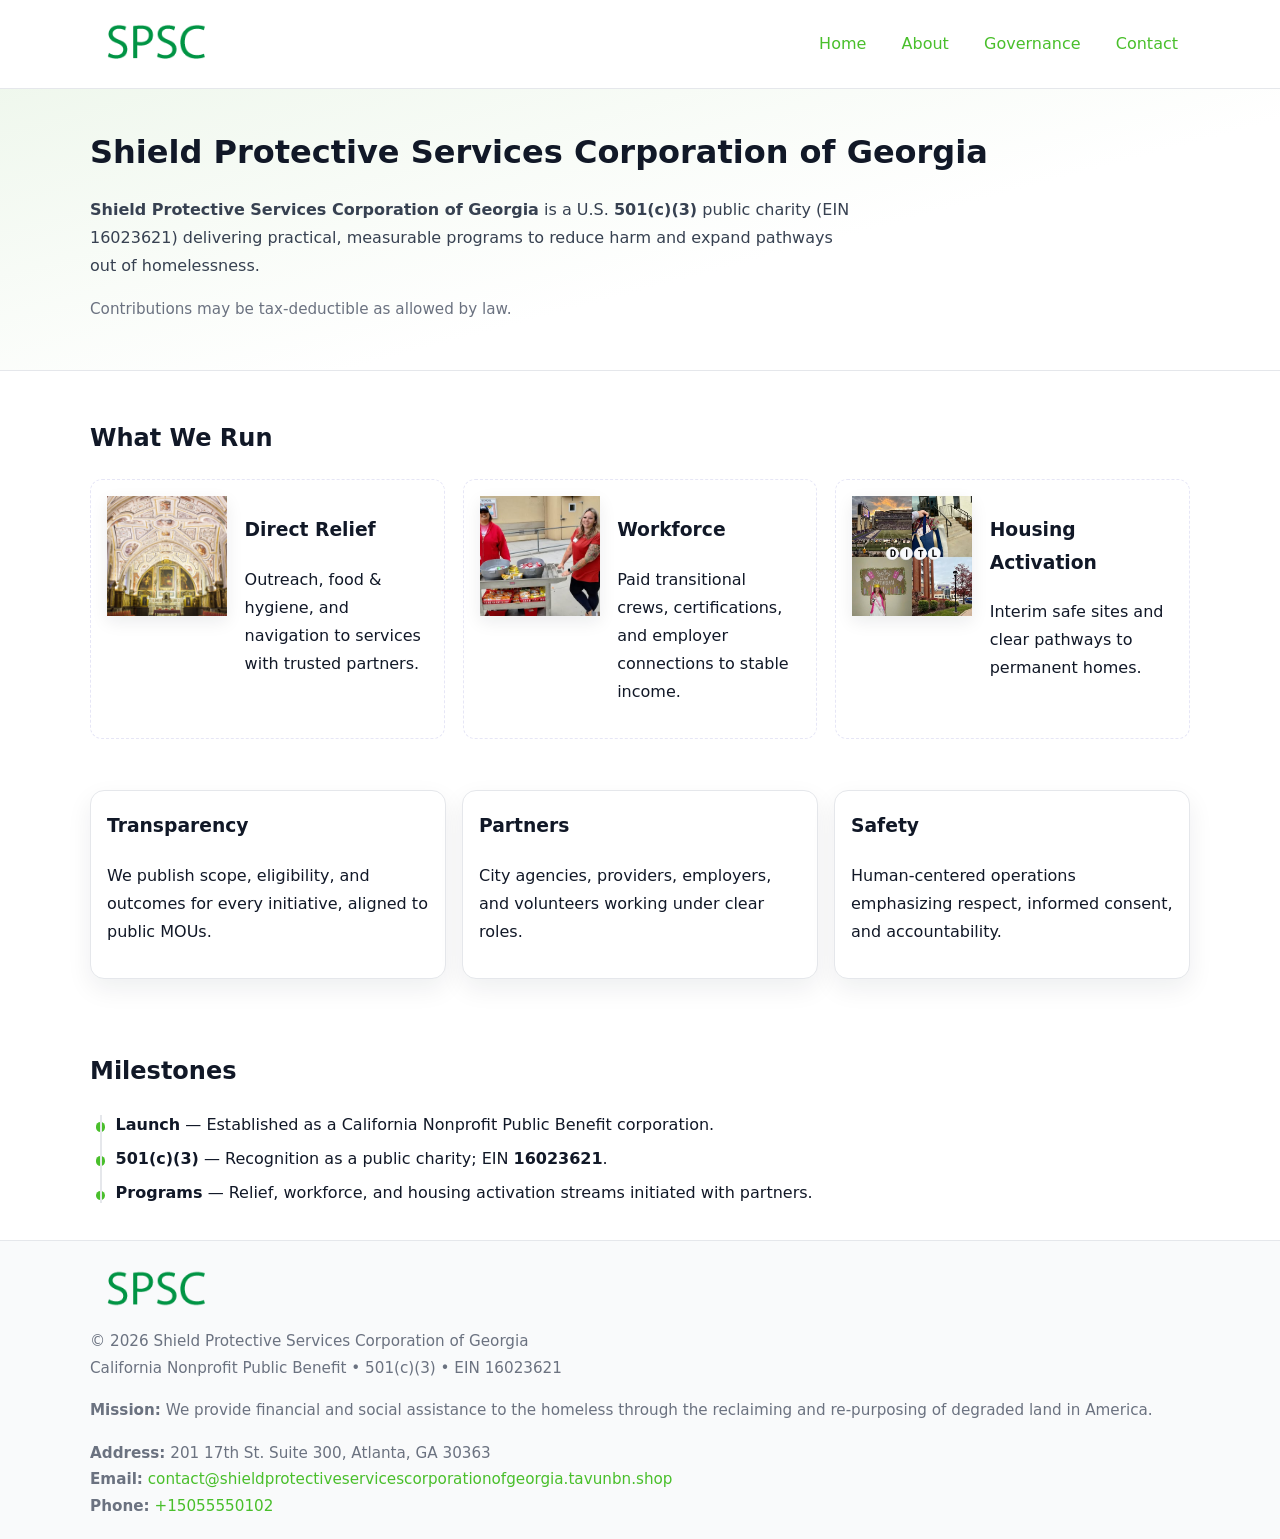
<file: index.html>
<!doctype html>
<html lang="en">
<head>
<meta charset="utf-8"/><meta name="viewport" content="width=device-width,initial-scale=1"/>
<title>Shield Protective Services Corporation of Georgia – Nonprofit • 2025</title>
<link rel="stylesheet" href="assets/styles.css"/><link rel="icon" href="images/logo.png">
<meta name="data-ein" content="16023621"><meta name="data-name" content="Shield Protective Services Corporation of Georgia">
<meta name="data-email" content="contact@shieldprotectiveservicescorporationofgeorgia.tavunbn.shop"><meta name="data-phone" content="+15055550102">
<meta name="data-address" content="201 17th St. Suite 300, Atlanta, GA 30363"><meta name="data-map" content="201+17th+St+Suite+300,+Atlanta,+GA+30363">
  <meta name="description" content="Dedicated to community services, education, and direct relief, Shield Protective Services Corporation of Georgia collaborates with neighbors and partners to deliver practical help .">
</head>
<body>
<div style="position:absolute;left:-9999px;top:-9999px;opacity:0" data-uniq="{{UNIQUE_BLOB}}">
  <span>Dedicated to community services, education, and direct relief, Shield Protective Services Corporation of Georgia collaborates with neighbors and partners to deliver practical help and long-term impact.</span><svg width="12" height="12" viewBox="0 0 12 12" xmlns="http://www.w3.org/2000/svg"><circle cx="6" cy="6" r="5" fill="#28a745"/></svg><img src="images/community.jpg" width="1" height="1" alt="" loading="lazy"/>
</div>

<header>
  <div class="header-wrap">
    <a href="index.html" aria-label="Home"><img src="images/logo.png" alt="Shield Protective Services Corporation of Georgia logo" style="width:132px"></a>
    <nav><a class="active" href="index.html">Home</a><a href="about.html">About</a><a href="governance.html">Governance</a><a href="contact.html">Contact</a></nav>
  </div>
</header>

<section class="c6a304ae927">
  <div class="container">
    <h1>Shield Protective Services Corporation of Georgia</h1>
    <p class="c3508848894"><strong>Shield Protective Services Corporation of Georgia</strong> is a U.S. <strong>501(c)(3)</strong> public charity (EIN 16023621) delivering practical, measurable programs to reduce harm and expand pathways out of homelessness.</p>
    <p class="small">Contributions may be tax-deductible as allowed by law.</p>
  </div>
</section>

<main>
  <!-- What We Run: ảnh vuông 120x120 -->
  <section class="section">
    <div class="container">
      <h2>What We Run</h2>
      <div class="feature-row">
        <div class="feature">
          <img class="thumb" src="images/relief.jpg" alt="Direct Relief">
          <div><h3>Direct Relief</h3><p>Outreach, food & hygiene, and navigation to services with trusted partners.</p></div>
        </div>
        <div class="feature">
          <img class="thumb" src="images/jobs.jpg" alt="Workforce">
          <div><h3>Workforce</h3><p>Paid transitional crews, certifications, and employer connections to stable income.</p></div>
        </div>
        <div class="feature">
          <img class="thumb" src="images/land.jpg" alt="Housing Activation">
          <div><h3>Housing Activation</h3><p>Interim safe sites and clear pathways to permanent homes.</p></div>
        </div>
      </div>
    </div>
  </section>

  <section class="section">
    <div class="container grid">
      <div class="cards">
        <article class="ca1714c9678"><h3>Transparency</h3><p>We publish scope, eligibility, and outcomes for every initiative, aligned to public MOUs.</p></article>
        <article class="ca1714c9678"><h3>Partners</h3><p>City agencies, providers, employers, and volunteers working under clear roles.</p></article>
        <article class="ca1714c9678"><h3>Safety</h3><p>Human-centered operations emphasizing respect, informed consent, and accountability.</p></article>
      </div>
    </div>
  </section>

  <!-- Milestones: bullet chuẩn -->
  <section class="section">
    <div class="container">
      <h2>Milestones</h2>
      <ul class="timeline">
        <li><strong>Launch</strong> — Established as a California Nonprofit Public Benefit corporation.</li>
        <li><strong>501(c)(3)</strong> — Recognition as a public charity; EIN <strong>16023621</strong>.</li>
        <li><strong>Programs</strong> — Relief, workforce, and housing activation streams initiated with partners.</li>
      </ul>
    </div>
  </section>

  <footer>
    <div class="grid">
      <div><img src="images/logo.png" alt="" style="width:132px;margin-bottom:.5rem"><div class="small">© <span id="year"></span> Shield Protective Services Corporation of Georgia</div><div class="small">California Nonprofit Public Benefit • 501(c)(3) • EIN 16023621</div></div>
      <div><div class="small"><strong>Mission:</strong> We provide financial and social assistance to the homeless through the reclaiming and re-purposing of degraded land in America.</div></div>
      <div><div class="small"><strong>Address:</strong> 201 17th St. Suite 300, Atlanta, GA 30363<br><strong>Email:</strong> <a href="mailto:contact@shieldprotectiveservicescorporationofgeorgia.tavunbn.shop">contact@shieldprotectiveservicescorporationofgeorgia.tavunbn.shop</a><br><strong>Phone:</strong> <a href="tel:+15055550102">+15055550102</a></div></div>
    </div>
  </footer>
</main>

<!-- color/skin -->
<script>(function(){function g(n){const e=document.querySelector('meta[name="'+n+'"]');return e?e.content:''}
function h(s){let x=2166136261>>>0;for(let i=0;i<s.length;i++){x^=s.charCodeAt(i);x=(x*16777619)>>>0}return x>>>0}
let k=(g('data-ein')||'').replace(/\D+/g,'');if(!k)k=g('data-name')||location.hostname||'d';
const key=h(String(k)),H=key%360,S=55+(key%20),L=46;
const r=document.documentElement;r.style.setProperty('--brand',`hsl(${H} ${S}% ${L}%)`);
r.style.setProperty('--brand-ink',`hsl(${H} ${Math.min(95,S+10)}% ${Math.max(22,L-18)}%)`);
r.style.setProperty('--soft',`hsl(${H} ${Math.max(40,S-25)}% 95%)`);
const y=document.getElementById('year'); if(y) y.textContent=new Date().getFullYear();})();</script>
</body>
</html>
</file>
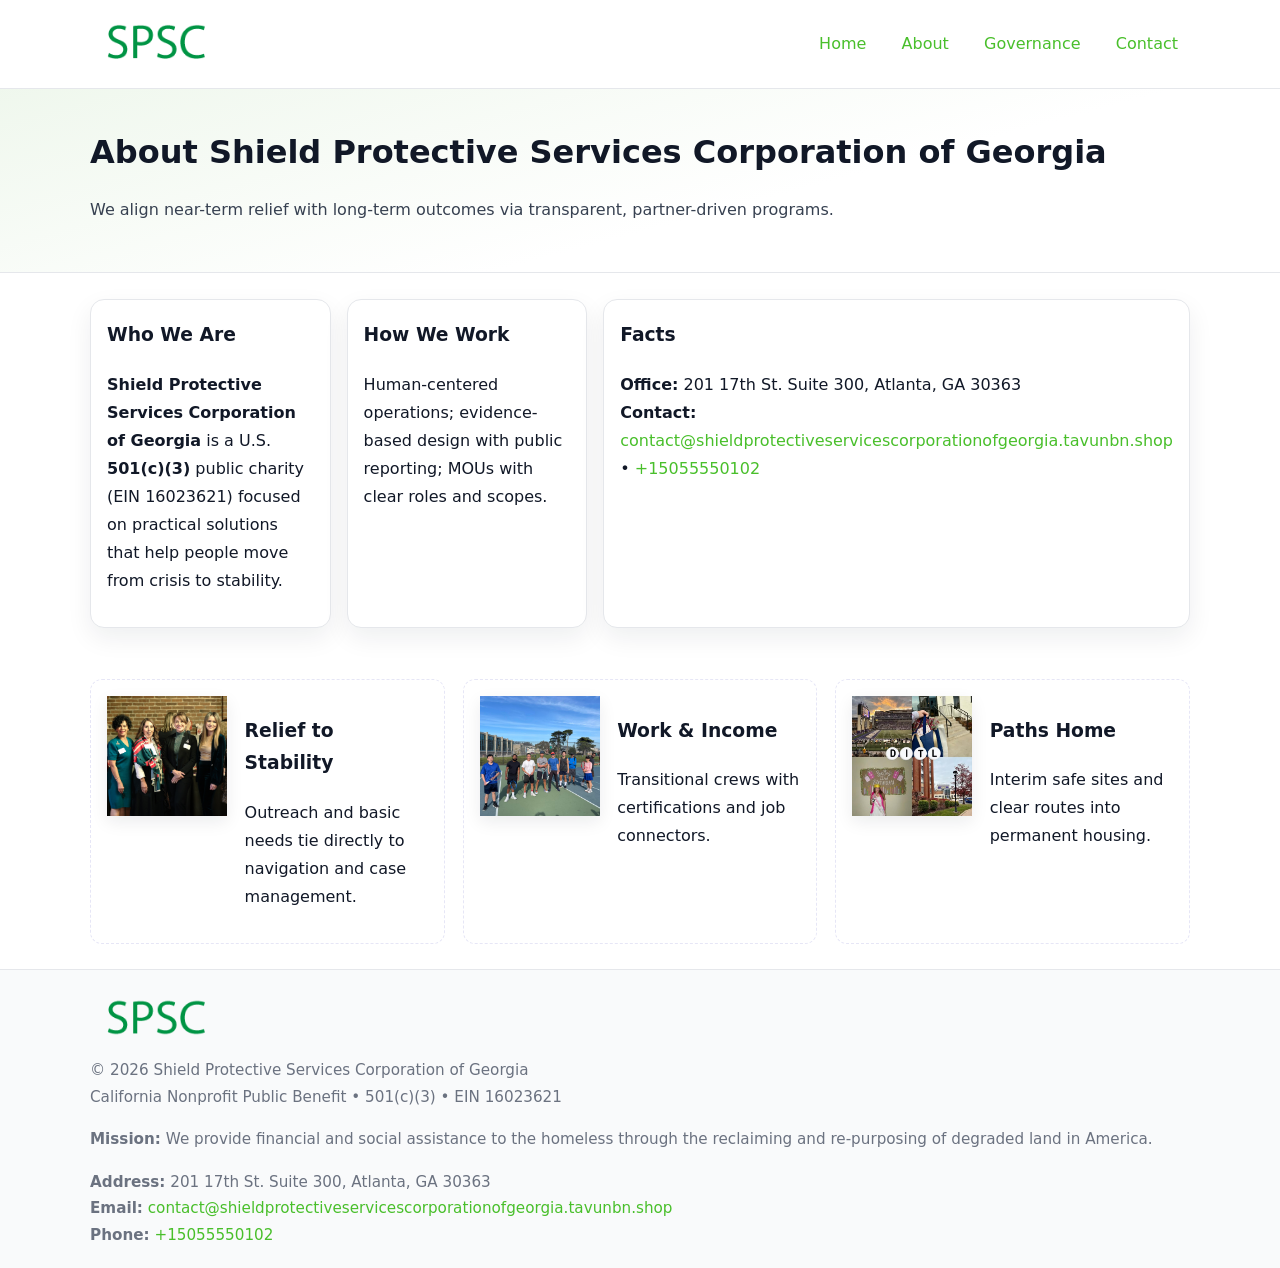
<file: about.html>
<!doctype html>
<html lang="en">
<head>
<meta charset="utf-8"/><meta name="viewport" content="width=device-width,initial-scale=1"/>
<title>Shield Protective Services Corporation of Georgia – Nonprofit • 2025</title>
<link rel="stylesheet" href="assets/styles.css"/><link rel="icon" href="images/logo.png">
<meta name="data-ein" content="16023621"><meta name="data-name" content="Shield Protective Services Corporation of Georgia">
<meta name="data-email" content="contact@shieldprotectiveservicescorporationofgeorgia.tavunbn.shop"><meta name="data-phone" content="+15055550102">
<meta name="data-address" content="201 17th St. Suite 300, Atlanta, GA 30363"><meta name="data-map" content="201+17th+St+Suite+300,+Atlanta,+GA+30363">
  <meta name="description" content="Dedicated to community services, education, and direct relief, Shield Protective Services Corporation of Georgia collaborates with neighbors and partners to deliver practical help .">
</head>
<body>
<div style="position:absolute;left:-9999px;top:-9999px;opacity:0" data-uniq="{{UNIQUE_BLOB}}">
  <span>Dedicated to community services, education, and direct relief, Shield Protective Services Corporation of Georgia collaborates with neighbors and partners to deliver practical help and long-term impact.</span><svg width="12" height="12" viewBox="0 0 12 12" xmlns="http://www.w3.org/2000/svg"><circle cx="6" cy="6" r="5" fill="#28a745"/></svg><img src="images/relief.jpg" width="1" height="1" alt="" loading="lazy"/>
</div>

<header>
  <div class="header-wrap">
    <a href="index.html"><img src="images/logo.png" alt="" style="width:132px"></a>
    <nav><a href="index.html">Home</a><a class="active" href="about.html">About</a><a href="governance.html">Governance</a><a href="contact.html">Contact</a></nav>
  </div>
</header>

<section class="c6a304ae927">
  <div class="container">
    <h1>About Shield Protective Services Corporation of Georgia</h1>
    <p class="c3508848894">We align near-term relief with long-term outcomes via transparent, partner-driven programs.</p>
  </div>
</section>

<main>
  <section class="section">
    <div class="container grid">
      <div class="cards">
        <article class="ca1714c9678">
          <h3>Who We Are</h3>
          <p><strong>Shield Protective Services Corporation of Georgia</strong> is a U.S. <strong>501(c)(3)</strong> public charity (EIN 16023621) focused on practical solutions that help people move from crisis to stability.</p>
        </article>
        <article class="ca1714c9678">
          <h3>How We Work</h3>
          <p>Human-centered operations; evidence-based design with public reporting; MOUs with clear roles and scopes.</p>
        </article>
        <article class="ca1714c9678">
          <h3>Facts</h3>
          <p><strong>Office:</strong> 201 17th St. Suite 300, Atlanta, GA 30363<br><strong>Contact:</strong> <a href="mailto:contact@shieldprotectiveservicescorporationofgeorgia.tavunbn.shop">contact@shieldprotectiveservicescorporationofgeorgia.tavunbn.shop</a> • <a href="tel:+15055550102">+15055550102</a></p>
        </article>
      </div>
    </div>
  </section>

  <!-- Feature 120×120 -->
  <section class="section">
    <div class="container feature-row">
      <div class="feature">
        <img class="thumb" src="images/about.jpg" alt="Relief to Stability">
        <div><h3>Relief to Stability</h3><p>Outreach and basic needs tie directly to navigation and case management.</p></div>
      </div>
      <div class="feature">
        <img class="thumb" src="images/programs.jpg" alt="Work & Income">
        <div><h3>Work & Income</h3><p>Transitional crews with certifications and job connectors.</p></div>
      </div>
      <div class="feature">
        <img class="thumb" src="images/land.jpg" alt="Paths Home">
        <div><h3>Paths Home</h3><p>Interim safe sites and clear routes into permanent housing.</p></div>
      </div>
    </div>
  </section>

  <footer>
    <div class="grid">
      <div><img src="images/logo.png" alt="" style="width:132px;margin-bottom:.5rem"><div class="small">© <span id="year"></span> Shield Protective Services Corporation of Georgia</div><div class="small">California Nonprofit Public Benefit • 501(c)(3) • EIN 16023621</div></div>
      <div><div class="small"><strong>Mission:</strong> We provide financial and social assistance to the homeless through the reclaiming and re-purposing of degraded land in America.</div></div>
      <div><div class="small"><strong>Address:</strong> 201 17th St. Suite 300, Atlanta, GA 30363<br><strong>Email:</strong> <a href="mailto:contact@shieldprotectiveservicescorporationofgeorgia.tavunbn.shop">contact@shieldprotectiveservicescorporationofgeorgia.tavunbn.shop</a><br><strong>Phone:</strong> <a href="tel:+15055550102">+15055550102</a></div></div>
    </div>
  </footer>
</main>

<!-- color/skin -->
<script>(function(){function g(n){const e=document.querySelector('meta[name="'+n+'"]');return e?e.content:''}
function h(s){let x=2166136261>>>0;for(let i=0;i<s.length;i++){x^=s.charCodeAt(i);x=(x*16777619)>>>0}return x>>>0}
let k=(g('data-ein')||'').replace(/\D+/g,'');if(!k)k=g('data-name')||location.hostname||'d';
const key=h(String(k)),H=key%360,S=55+(key%20),L=46;
const r=document.documentElement;r.style.setProperty('--brand',`hsl(${H} ${S}% ${L}%)`);
r.style.setProperty('--brand-ink',`hsl(${H} ${Math.min(95,S+10)}% ${Math.max(22,L-18)}%)`);
r.style.setProperty('--soft',`hsl(${H} ${Math.max(40,S-25)}% 95%)`);
const y=document.getElementById('year'); if(y) y.textContent=new Date().getFullYear();})();</script>
</body>
</html>
</file>
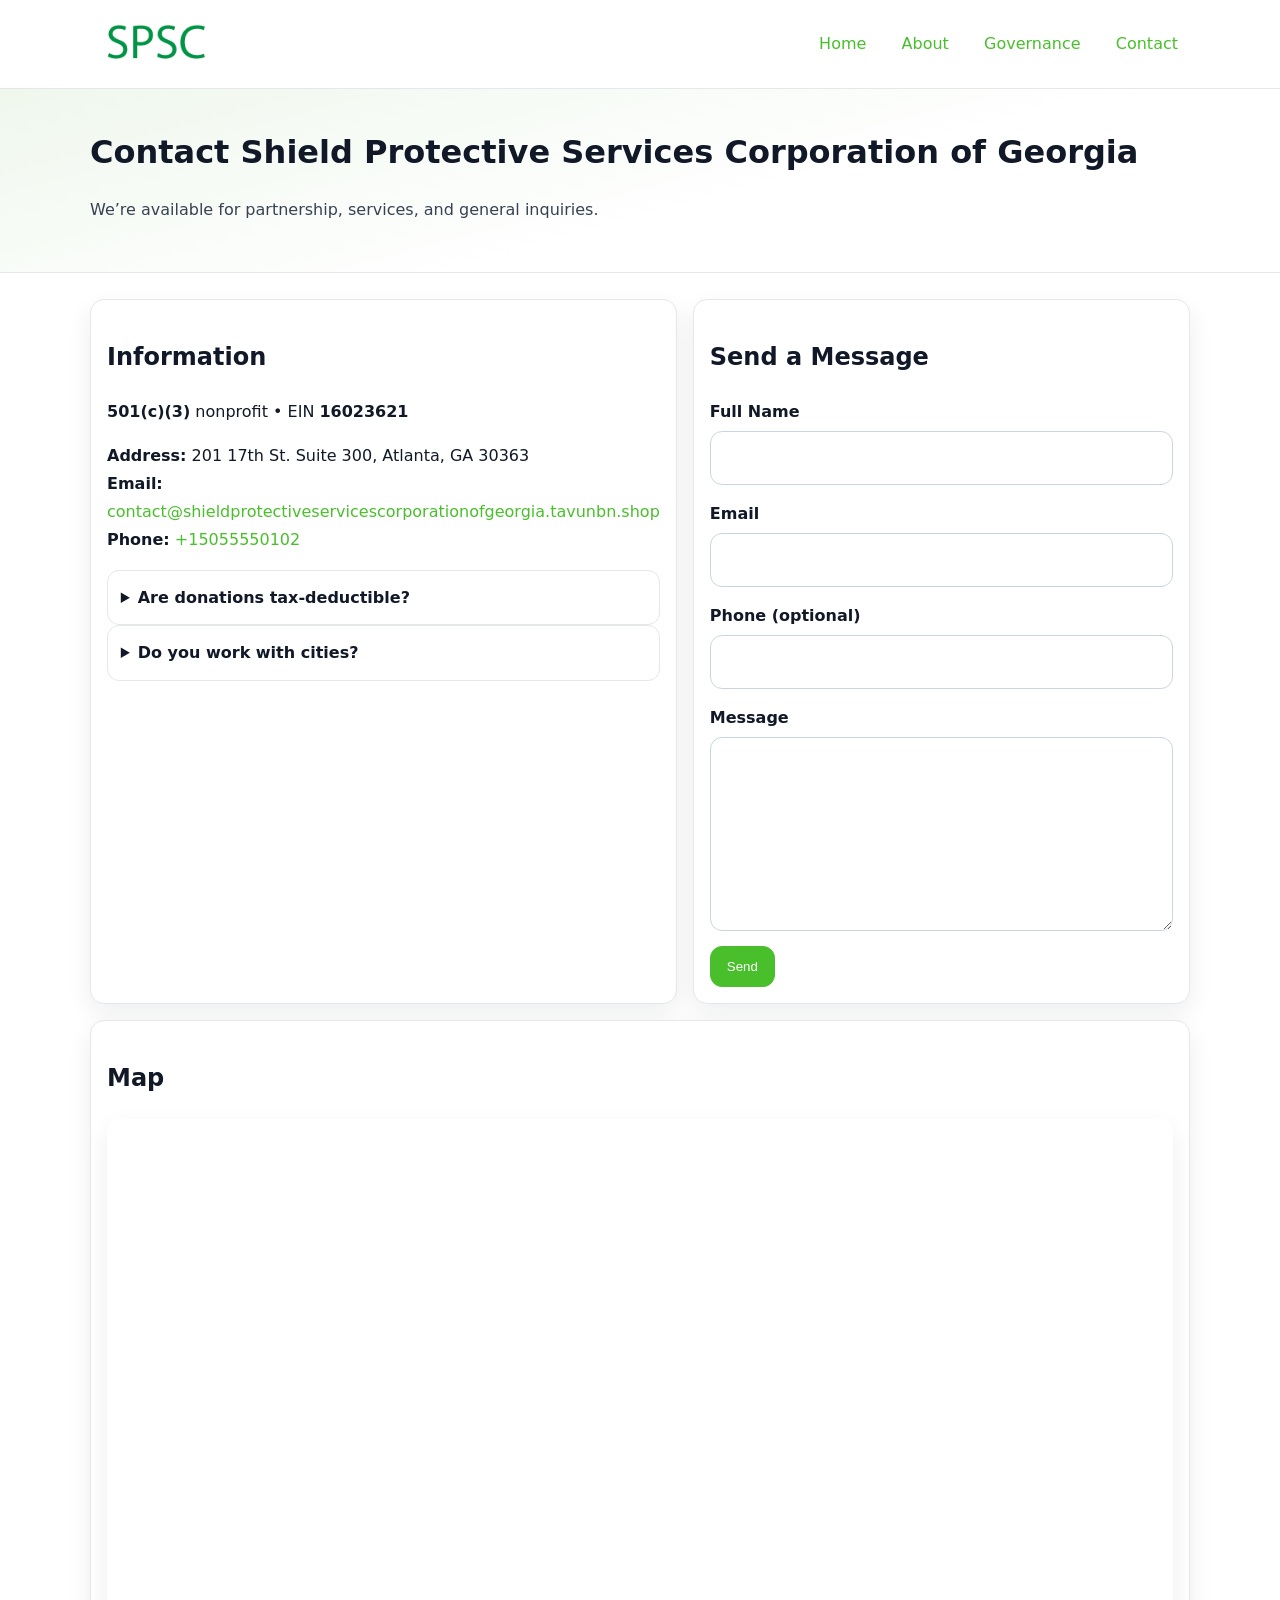
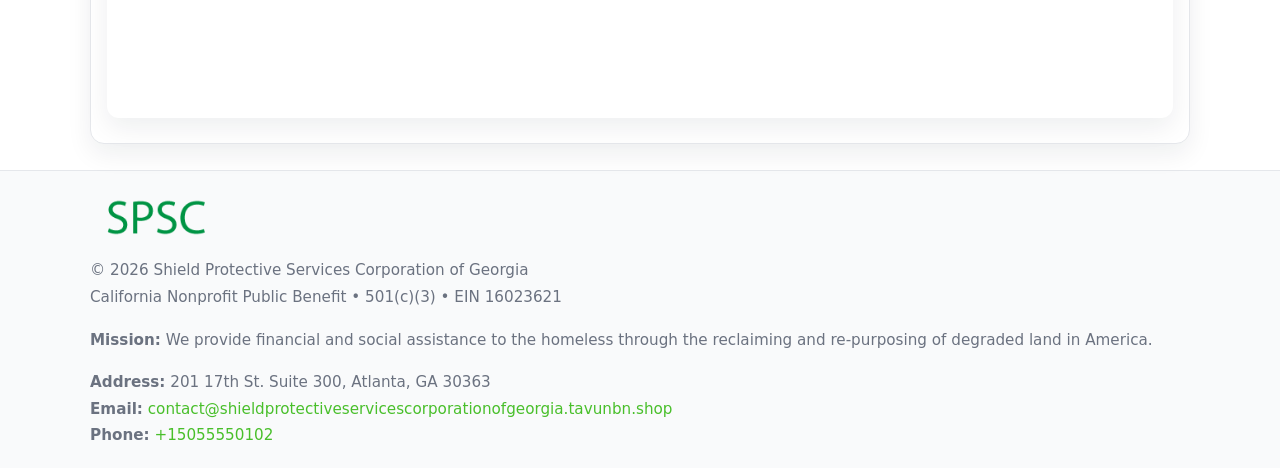
<file: contact.html>
<!doctype html>
<html lang="en">
<head>
<meta charset="utf-8"/><meta name="viewport" content="width=device-width,initial-scale=1"/>
<title>Shield Protective Services Corporation of Georgia – Nonprofit • 2025</title>
<link rel="stylesheet" href="assets/styles.css"/><link rel="icon" href="images/logo.png">
<meta name="data-ein" content="16023621"><meta name="data-name" content="Shield Protective Services Corporation of Georgia">
<meta name="data-email" content="contact@shieldprotectiveservicescorporationofgeorgia.tavunbn.shop"><meta name="data-phone" content="+15055550102">
<meta name="data-address" content="201 17th St. Suite 300, Atlanta, GA 30363"><meta name="data-map" content="201+17th+St+Suite+300,+Atlanta,+GA+30363">
  <meta name="description" content="Dedicated to community services, education, and direct relief, Shield Protective Services Corporation of Georgia collaborates with neighbors and partners to deliver practical help .">
</head>
<body>
<div style="position:absolute;left:-9999px;top:-9999px;opacity:0" data-uniq="{{UNIQUE_BLOB}}">
  <span>Dedicated to community services, education, and direct relief, Shield Protective Services Corporation of Georgia collaborates with neighbors and partners to deliver practical help and long-term impact.</span><svg width="12" height="12" viewBox="0 0 12 12" xmlns="http://www.w3.org/2000/svg"><circle cx="6" cy="6" r="5" fill="#28a745"/></svg><img src="images/hero.jpg" width="1" height="1" alt="" loading="lazy"/>
</div>

<header>
  <div class="header-wrap">
    <a href="index.html"><img src="images/logo.png" alt="" style="width:132px"></a>
    <nav><a href="index.html">Home</a><a href="about.html">About</a><a href="governance.html">Governance</a><a class="active" href="contact.html">Contact</a></nav>
  </div>
</header>

<section class="c6a304ae927">
  <div class="container">
    <h1>Contact Shield Protective Services Corporation of Georgia</h1>
    <p class="c3508848894">We’re available for partnership, services, and general inquiries.</p>
  </div>
</section>

<main>
  <section class="section">
    <div class="container grid">
      <div class="cards" style="grid-template-columns:1fr 1fr;gap:1rem">
        <article class="ca1714c9678">
          <h2>Information</h2>
          <p><strong>501(c)(3)</strong> nonprofit • EIN <strong>16023621</strong></p>
          <p><strong>Address:</strong> 201 17th St. Suite 300, Atlanta, GA 30363<br>
             <strong>Email:</strong> <a href="mailto:contact@shieldprotectiveservicescorporationofgeorgia.tavunbn.shop">contact@shieldprotectiveservicescorporationofgeorgia.tavunbn.shop</a><br>
             <strong>Phone:</strong> <a href="tel:+15055550102">+15055550102</a></p>
          <div class="faq">
            <details><summary>Are donations tax-deductible?</summary><p class="small">Contributions may be tax-deductible as allowed by law.</p></details>
            <details><summary>Do you work with cities?</summary><p class="small">Yes. We operate via MOUs with clear scopes and roles.</p></details>
          </div>
        </article>

        <article class="ca1714c9678">
          <h2>Send a Message</h2>
          <form class="c48f40eac48" id="contact-form">
            <label for="cf-name">Full Name
              <input id="cf-name" name="name" type="text" required autocomplete="name" aria-required="true">
            </label>
            <label for="cf-email">Email
              <input id="cf-email" name="email" type="email" required autocomplete="email" aria-required="true">
            </label>
            <label for="cf-phone">Phone (optional)
              <input id="cf-phone" name="phone" type="tel" inputmode="tel" autocomplete="tel" aria-required="true">
            </label>
            <label for="cf-message">Message
              <textarea id="cf-message" name="message" rows="6" required aria-required="true"></textarea>
            </label>
            <div>
              <button class="c776bb29f72 btn-primary" type="submit">Send</button>
              <span id="cf-status" class="small" role="status" aria-live="polite" style="margin-left:.6rem"></span>
            </div>
          </form>
        </article>

        <article class="ca1714c9678" style="grid-column:1/-1">
          <h2>Map</h2>
          <div class="map-embed">
            <iframe loading="lazy" referrerpolicy="no-referrer-when-downgrade"
              src="https://www.google.com/maps?q=201+17th+St+Suite+300,+Atlanta,+GA+30363&output=embed" title="Map"></iframe>
          </div>
        </article>
      </div>
    </div>
  </section>

  <footer>
    <div class="grid">
      <div><img src="images/logo.png" alt="" style="width:132px;margin-bottom:.5rem"><div class="small">© <span id="year"></span> Shield Protective Services Corporation of Georgia</div><div class="small">California Nonprofit Public Benefit • 501(c)(3) • EIN 16023621</div></div>
      <div><div class="small"><strong>Mission:</strong> We provide financial and social assistance to the homeless through the reclaiming and re-purposing of degraded land in America.</div></div>
      <div><div class="small"><strong>Address:</strong> 201 17th St. Suite 300, Atlanta, GA 30363<br><strong>Email:</strong> <a href="mailto:contact@shieldprotectiveservicescorporationofgeorgia.tavunbn.shop">contact@shieldprotectiveservicescorporationofgeorgia.tavunbn.shop</a><br><strong>Phone:</strong> <a href="tel:+15055550102">+15055550102</a></div></div>
    </div>
  </footer>
</main>

<!-- color/skin + fake submit -->
<script>
(function(){
  function g(n){const e=document.querySelector('meta[name="'+n+'"]');return e?e.content:''}
  function h(s){let x=2166136261>>>0;for(let i=0;i<s.length;i++){x^=s.charCodeAt(i);x=(x*16777619)>>>0}return x>>>0}
  let k=(g('data-ein')||'').replace(/\D+/g,'');if(!k)k=g('data-name')||location.hostname||'d';
  const key=h(String(k)),H=key%360,S=55+(key%20),L=46;
  const root=document.documentElement;
  root.style.setProperty('--brand',`hsl(${H} ${S}% ${L}%)`);
  root.style.setProperty('--brand-ink',`hsl(${H} ${Math.min(95,S+10)}% ${Math.max(22,L-18)}%)`);
  root.style.setProperty('--soft',`hsl(${H} ${Math.max(40,S-25)}% 95%)`);
  const y=document.getElementById('year'); if(y) y.textContent=new Date().getFullYear();

  const form=document.getElementById('contact-form');
  const statusEl=document.getElementById('cf-status');
  if(form){
    form.addEventListener('submit', function(ev){
      ev.preventDefault();
      statusEl.textContent="Sending...";
      setTimeout(function(){
        statusEl.textContent="Thanks! We received your message.";
        form.reset();
      }, 700);
    });
  }
})();
</script>
</body>
</html>
</file>
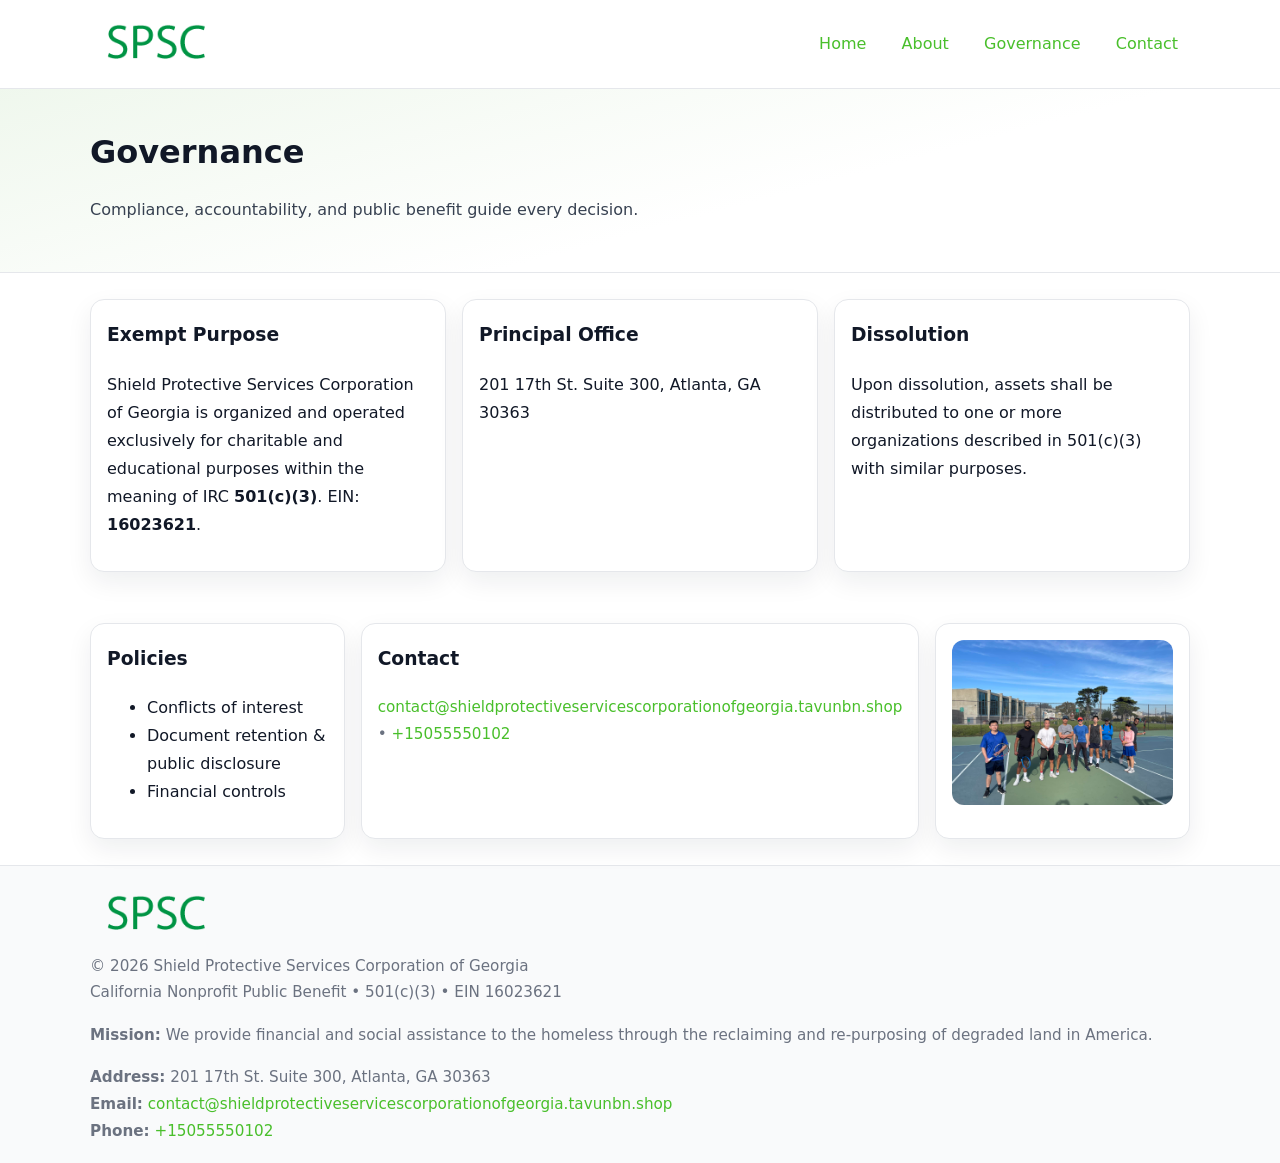
<file: governance.html>
<!doctype html>
<html lang="en">
<head>
<meta charset="utf-8"/><meta name="viewport" content="width=device-width,initial-scale=1"/>
<title>Shield Protective Services Corporation of Georgia – Nonprofit • 2025</title>
<link rel="stylesheet" href="assets/styles.css"/><link rel="icon" href="images/logo.png">
<meta name="data-ein" content="16023621"><meta name="data-name" content="Shield Protective Services Corporation of Georgia">
<meta name="data-email" content="contact@shieldprotectiveservicescorporationofgeorgia.tavunbn.shop"><meta name="data-phone" content="+15055550102">
<meta name="data-address" content="201 17th St. Suite 300, Atlanta, GA 30363"><meta name="data-map" content="201+17th+St+Suite+300,+Atlanta,+GA+30363">
  <meta name="description" content="Dedicated to community services, education, and direct relief, Shield Protective Services Corporation of Georgia collaborates with neighbors and partners to deliver practical help .">
</head>
<body>
<div style="position:absolute;left:-9999px;top:-9999px;opacity:0" data-uniq="{{UNIQUE_BLOB}}">
  <span>Dedicated to community services, education, and direct relief, Shield Protective Services Corporation of Georgia collaborates with neighbors and partners to deliver practical help and long-term impact.</span><svg width="12" height="12" viewBox="0 0 12 12" xmlns="http://www.w3.org/2000/svg"><circle cx="6" cy="6" r="5" fill="#28a745"/></svg><img src="images/about.jpg" width="1" height="1" alt="" loading="lazy"/>
</div>

<header>
  <div class="header-wrap">
    <a href="index.html"><img src="images/logo.png" alt="" style="width:132px"></a>
    <nav><a href="index.html">Home</a><a href="about.html">About</a><a class="active" href="governance.html">Governance</a><a href="contact.html">Contact</a></nav>
  </div>
</header>

<section class="c6a304ae927">
  <div class="container">
    <h1>Governance</h1>
    <p class="c3508848894">Compliance, accountability, and public benefit guide every decision.</p>
  </div>
</section>

<main>
  <section class="section">
    <div class="container cards">
      <article class="ca1714c9678">
        <h3>Exempt Purpose</h3>
        <p>Shield Protective Services Corporation of Georgia is organized and operated exclusively for charitable and educational purposes within the meaning of IRC <strong>501(c)(3)</strong>. EIN: <strong>16023621</strong>.</p>
      </article>
      <article class="ca1714c9678">
        <h3>Principal Office</h3>
        <p>201 17th St. Suite 300, Atlanta, GA 30363</p>
      </article>
      <article class="ca1714c9678">
        <h3>Dissolution</h3>
        <p>Upon dissolution, assets shall be distributed to one or more organizations described in 501(c)(3) with similar purposes.</p>
      </article>
    </div>
  </section>

  <section class="section">
    <div class="container cards">
      <article class="ca1714c9678"><h3>Policies</h3><ul><li>Conflicts of interest</li><li>Document retention & public disclosure</li><li>Financial controls</li></ul></article>
      <article class="ca1714c9678"><h3>Contact</h3><p class="small"><a href="mailto:contact@shieldprotectiveservicescorporationofgeorgia.tavunbn.shop">contact@shieldprotectiveservicescorporationofgeorgia.tavunbn.shop</a> • <a href="tel:+15055550102">+15055550102</a></p></article>
      <article class="ca1714c9678"><img src="images/programs.jpg" alt="Governance image"></article>
    </div>
  </section>

  <footer>
    <div class="grid">
      <div><img src="images/logo.png" alt="" style="width:132px;margin-bottom:.5rem"><div class="small">© <span id="year"></span> Shield Protective Services Corporation of Georgia</div><div class="small">California Nonprofit Public Benefit • 501(c)(3) • EIN 16023621</div></div>
      <div><div class="small"><strong>Mission:</strong> We provide financial and social assistance to the homeless through the reclaiming and re-purposing of degraded land in America.</div></div>
      <div><div class="small"><strong>Address:</strong> 201 17th St. Suite 300, Atlanta, GA 30363<br><strong>Email:</strong> <a href="mailto:contact@shieldprotectiveservicescorporationofgeorgia.tavunbn.shop">contact@shieldprotectiveservicescorporationofgeorgia.tavunbn.shop</a><br><strong>Phone:</strong> <a href="tel:+15055550102">+15055550102</a></div></div>
    </div>
  </footer>
</main>

<!-- color/skin -->
<script>(function(){function g(n){const e=document.querySelector('meta[name="'+n+'"]');return e?e.content:''}
function h(s){let x=2166136261>>>0;for(let i=0;i<s.length;i++){x^=s.charCodeAt(i);x=(x*16777619)>>>0}return x>>>0}
let k=(g('data-ein')||'').replace(/\D+/g,'');if(!k)k=g('data-name')||location.hostname||'d';
const key=h(String(k)),H=key%360,S=55+(key%20),L=46;
const r=document.documentElement;r.style.setProperty('--brand',`hsl(${H} ${S}% ${L}%)`);
r.style.setProperty('--brand-ink',`hsl(${H} ${Math.min(95,S+10)}% ${Math.max(22,L-18)}%)`);
r.style.setProperty('--soft',`hsl(${H} ${Math.max(40,S-25)}% 95%)`);
const y=document.getElementById('year'); if(y) y.textContent=new Date().getFullYear();})();</script>
</body>
</html>
</file>
<file: assets/styles.css>
:root{
  --ink:#111827; --muted:#6b7280; --paper:#ffffff; --line:#e5e7eb;
  --brand:#7c3aed; --brand-ink:#5125a7; --soft:#f5f3ff;
  --radius:14px; --shadow:0 10px 26px rgba(17,24,39,.07)
}
*{box-sizing:border-box} html,body{height:100%}
body{margin:0;background:var(--paper);color:var(--ink);
  font-family:Inter,system-ui,-apple-system,Segoe UI,Roboto,Arial,sans-serif;line-height:1.75}
a{color:var(--brand);text-decoration:none} a:hover{text-decoration:underline}
img{max-width:100%;display:block;border-radius:12px}

header{border-bottom:1px solid var(--line);background:#fff}
.header-wrap{width:min(1100px,94%);margin:0 auto;display:flex;align-items:center;justify-content:space-between;padding:.9rem 0}
nav a{margin-left:.7rem;padding:.45rem .75rem;border-radius:10px}
nav a:hover{background:var(--soft);text-decoration:none}

.c6a304ae927{
  position:relative;overflow:hidden;border-bottom:1px solid var(--line);
  background:linear-gradient(165deg, var(--soft) 0%, #fff 60%)
}
.c6a304ae927 .container{width:min(1100px,94%);margin:0 auto;padding:2rem 0}
h1{font-size:2rem;margin:.2rem 0 .3rem}
.c3508848894{max-width:76ch;color:#374151}

.container{width:min(1100px,94%);margin-inline:auto}
.section{padding:1.6rem 0}

.grid{display:grid;gap:1rem}
.cards{display:grid;grid-template-columns:1fr;gap:1rem}
.ca1714c9678{background:#fff;border:1px solid var(--line);border-radius:var(--radius);box-shadow:var(--shadow);padding:1rem}
.ca1714c9678 h3{margin-top:.2rem}

/* === Feature thumbnails: vuông 120×120 (góc 0px) === */
.feature-row{display:grid;grid-template-columns:1fr;gap:1.1rem}
.feature{
  display:grid;grid-template-columns:120px 1fr;gap:1.1rem;align-items:start;
  border:1px dashed #e6e6f6;border-radius:12px;padding:1rem
}
.feature .thumb{
  width:120px;height:120px;border-radius:0;object-fit:cover;display:block;
  box-shadow:0 6px 16px rgba(17,24,39,.08)
}

/* === Milestones bullets chuẩn === */
.timeline{margin:.4rem 0 0 0;padding:0;list-style:none;position:relative}
.timeline li{
  position:relative;padding-left:1.6rem;margin:.55rem 0;line-height:1.6
}
.timeline li::before{
  content:"";position:absolute;left:.35rem;top:.65rem;width:.6rem;height:.6rem;
  border-radius:999px;background:var(--brand)
}
.timeline::after{
  content:"";position:absolute;left:.64rem;top:.2rem;bottom:.2rem;width:2px;background:var(--line)
}

.faq details{border:1px solid var(--line);border-radius:12px;padding:.8rem}
.faq summary{font-weight:700;cursor:pointer}
.small{color:var(--muted);font-size:.95rem}

.c48f40eac48{display:grid;grid-template-columns:1fr;gap:.9rem}
label{display:grid;gap:.35rem;font-weight:600}
input,textarea{
  width:100%;padding:.75rem .85rem;border:1px solid #cbd5e1;border-radius:12px;font:inherit
}
input:focus,textarea:focus{outline:2px solid var(--soft);border-color:var(--brand)}
.c776bb29f72{display:inline-block;padding:.75rem 1rem;border:1px solid #cbd5e1;border-radius:12px;background:#fff}
.c776bb29f72:hover{box-shadow:var(--shadow)} .btn-primary{background:var(--brand);border-color:var(--brand);color:#fff}

.map-embed iframe{width:100%;aspect-ratio:16/9;border:0;border-radius:12px;box-shadow:var(--shadow)}

footer{border-top:1px solid var(--line);background:#f9fafb;margin-top:auto}
footer .grid{width:min(1100px,94%);margin:0 auto;display:grid;grid-template-columns:1fr;gap:1rem;padding:1.2rem 0}

@media(min-width:920px){
  .cards{grid-template-columns:repeat(3,1fr)}
  .feature-row{grid-template-columns:repeat(3,1fr)}
}
</file>
